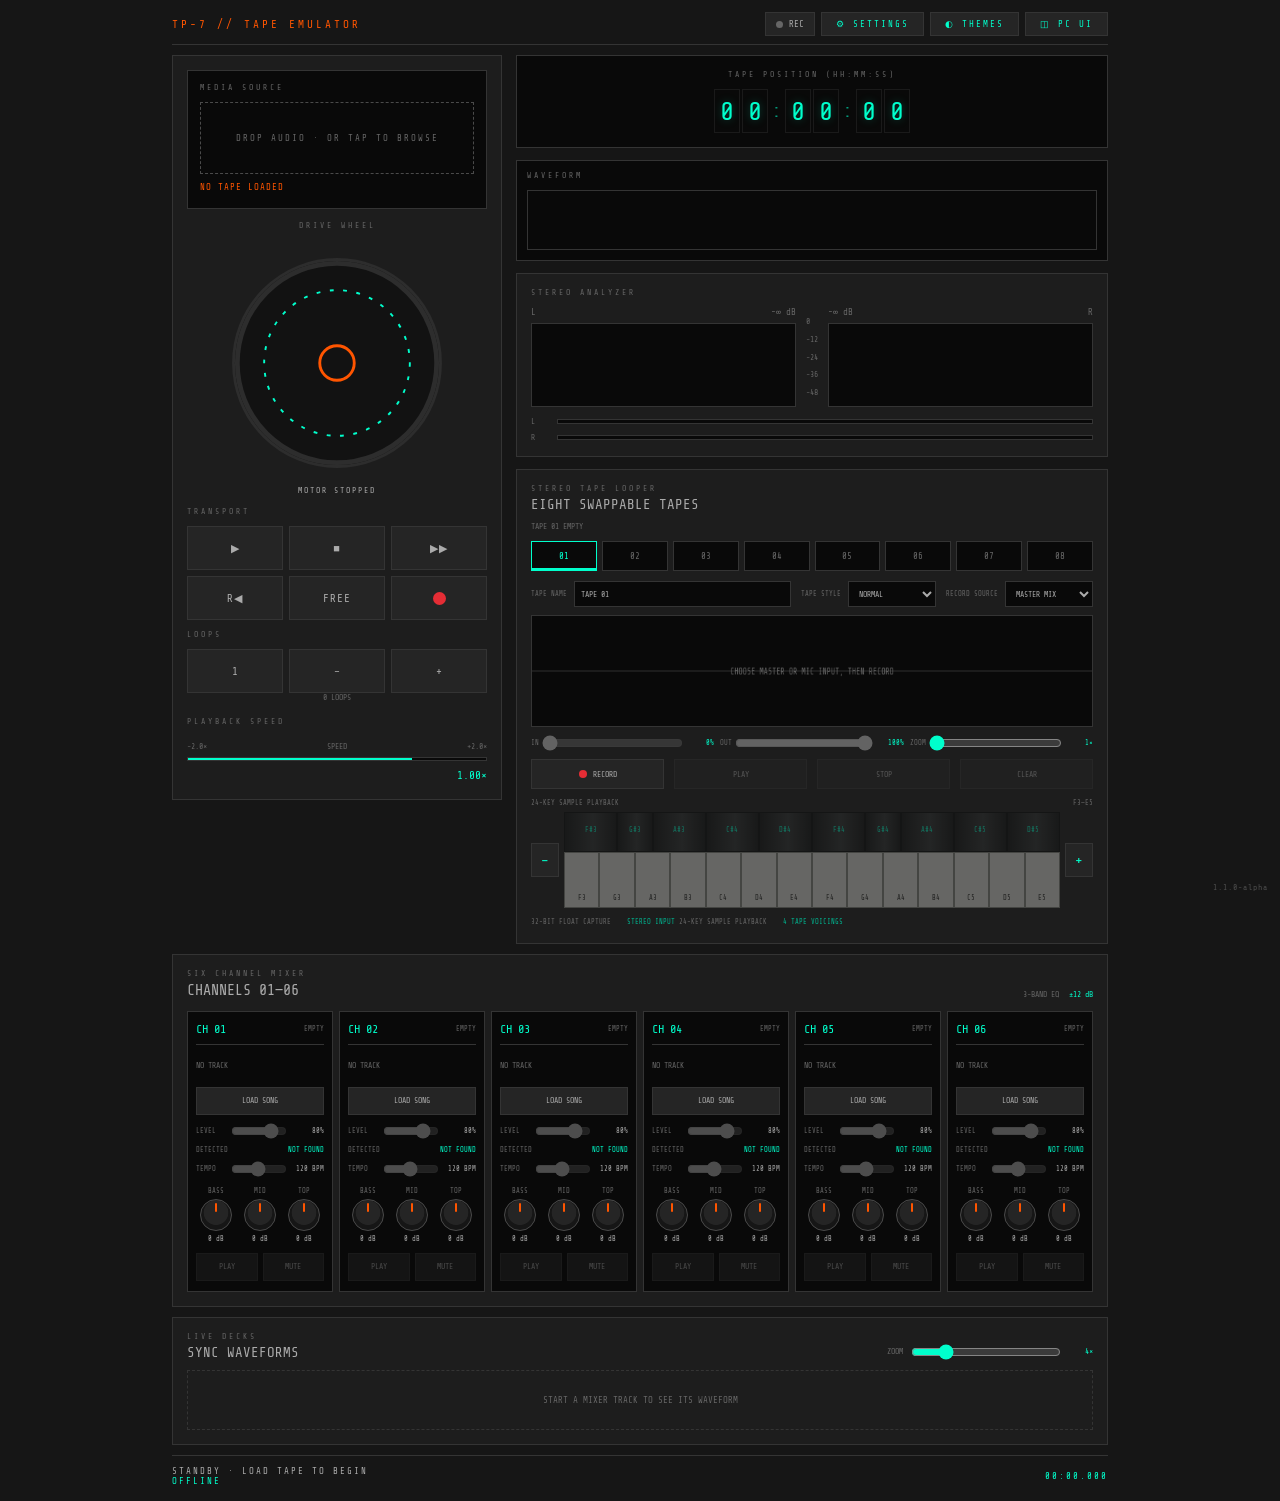
<file: index.html>
<!DOCTYPE html>
<html lang="en">

<head>

    <meta charset="UTF-8">

    <meta
        name="viewport"
        content="width=device-width, initial-scale=1.0, maximum-scale=1.0">

    <title>TP-7 Tape Emulator</title>

    <!-- Fonts -->

    <link rel="preconnect"
          href="https://fonts.googleapis.com">

    <link rel="preconnect"
          href="https://fonts.gstatic.com"
          crossorigin>

    <link
        href="https://fonts.googleapis.com/css2?family=Rajdhani:wght@300;400;600&family=Share+Tech+Mono&display=swap"
        rel="stylesheet">

    <link
        rel="stylesheet"
        href="style.css">

</head>

<body>

<div id="app">

    <div id="version-label">1.1.0-alpha</div>

    <!-- ========================================================= -->
    <!-- TOP BAR -->
    <!-- ========================================================= -->

    <header id="topbar">

        <div id="brand">

            TP-7 // TAPE EMULATOR

        </div>

        <div id="topbar-actions">
            <button id="record-session" class="record-session-button" type="button" aria-label="Start session recording" aria-pressed="false" title="Start session recording">
                <span class="record-indicator"></span> REC
            </button>
            <button id="settings-toggle" aria-expanded="false" aria-controls="settings-panel">
                ⚙ SETTINGS
            </button>

            <button id="themes-toggle" aria-expanded="false" aria-controls="themes-panel">
                ◐ THEMES
            </button>

            <button id="layout-toggle">
                ◫ PC UI
            </button>
        </div>

    </header>

    <section id="settings-panel" hidden>
        <div class="settings-title">TRANSPORT BUTTONS</div>
        <div class="settings-options" role="group" aria-label="Transport button behavior">
            <button id="mode-toggle" class="settings-option active" type="button">TOGGLE</button>
            <button id="mode-hold" class="settings-option" type="button">HOLD</button>
        </div>
        <div class="settings-title recording-folder-title">MICROPHONE INPUT</div>
        <label class="microphone-select-control" for="microphone-select">
            <span>INPUT DEVICE</span>
            <select id="microphone-select" aria-label="Select microphone">
                <option value="default">DEFAULT MICROPHONE</option>
            </select>
        </label>
        <div class="settings-title recording-folder-title">RECORDING DIRECTORY</div>
        <div class="recording-folder-control">
            <span id="recording-folder-name">BROWSER DOWNLOADS</span>
            <button id="choose-recording-folder" class="settings-option" type="button">CHANGE</button>
        </div>
        <div id="recording-status" aria-live="polite"></div>
    </section>

    <section id="themes-panel" hidden>
        <div class="settings-title">THEME PRESETS</div>
        <div id="theme-presets" class="settings-options" role="group" aria-label="Theme presets">
            <button class="settings-option theme-option active" type="button" data-theme="normal">NORMAL</button>
            <button class="settings-option theme-option" type="button" data-theme="simple-light">SIMPLE LIGHT</button>
            <button class="settings-option theme-option" type="button" data-theme="simple-dark">SIMPLE DARK</button>
        </div>
        <div class="settings-title theme-custom-title">CUSTOM COLORS</div>
        <div id="theme-colors">
            <label class="color-control">
                <span>BACKGROUND</span>
                <input id="color-bg" type="color" value="#161616">
            </label>
            <label class="color-control">
                <span>PANELS</span>
                <input id="color-panel" type="color" value="#1d1d1d">
            </label>
            <label class="color-control">
                <span>ACCENT</span>
                <input id="color-accent" type="color" value="#ff5500">
            </label>
            <label class="color-control">
                <span>HIGHLIGHT</span>
                <input id="color-cyan" type="color" value="#00ffcc">
            </label>
            <label class="color-control">
                <span>GLOW</span>
                <input id="color-gradient" type="color" value="#ff5500">
            </label>
            <label class="color-control">
                <span>TIMER FADE</span>
                <input id="color-timer-gradient" type="color" value="#090909">
            </label>
        </div>
        <label class="gradient-toggle">
            <input id="gradient-toggle" type="checkbox" checked>
            <span>ENABLE GRADIENTS</span>
        </label>
    </section>


    <!-- ========================================================= -->
    <!-- MAIN -->
    <!-- ========================================================= -->

    <main
        id="main-container"
        class="pc">


        <!-- ===================================================== -->
        <!-- LEFT PANEL -->
        <!-- ===================================================== -->

        <section
            id="left-panel"
            class="panel">


            <!-- Upload -->

            <section id="upload-panel">

                <div class="section-label">

                    MEDIA SOURCE

                </div>

                <div id="drop-zone">

                    <div id="drop-text">

                        DROP AUDIO · OR TAP TO BROWSE

                    </div>

                </div>

                <div id="tape-name">

                    NO TAPE LOADED

                </div>

                <input
                    id="file-input"
                    type="file"
                    accept="audio/*"
                    hidden>

            </section>


            <!-- Wheel -->

            <section id="wheel-panel">

                <div class="section-label">

                    DRIVE WHEEL

                </div>

                <div id="wheel-outer">

                    <svg
                        id="wheel-svg"
                        viewBox="0 0 240 240"
                        xmlns="http://www.w3.org/2000/svg">

                        <g id="wheel-art"></g>

                    </svg>

                </div>

                <div id="wheel-status">

                    MOTOR STOPPED

                </div>

            </section>


            <!-- Controls -->

            <section id="controls-panel">

                <div class="section-label">

                    TRANSPORT

                </div>

                <div id="button-grid">

                    <button
                        id="btn-play"
                        class="control-button"
                        type="button"
                        aria-label="Play tape"
                        title="Play tape">

                        ▶

                    </button>

                    <button
                        id="btn-pause"
                        class="control-button"
                        type="button"
                        aria-label="Pause tape"
                        title="Pause tape">

                        ■

                    </button>

                    <button
                        id="btn-ffwd"
                        class="control-button"
                        type="button"
                        aria-label="Fast forward"
                        title="Fast forward">

                        ▶▶

                    </button>

                    <button
                        id="btn-rewind"
                        class="control-button"
                        type="button"
                        aria-label="Rewind"
                        title="Rewind">

                        R◀

                    </button>

                    <button
                        id="btn-free"
                        class="control-button"
                        type="button"
                        aria-label="Toggle free spin"
                        title="Toggle free spin">

                        FREE

                    </button>

                    <button
                        id="btn-mic-record"
                        class="control-button mic-record-button"
                        type="button"
                        aria-label="Start microphone recording"
                        aria-pressed="false"
                        title="Record from selected microphone">
                        <span class="mic-record-dot"></span>
                    </button>

                </div>

                <div class="section-label loop-label">LOOPS</div>

                <div id="loop-controls">

                    <button id="btn-loop-record" class="control-button" aria-label="Hold to record a loop" title="Hold to record a loop">1</button>
                    <button id="btn-loop-previous" class="control-button" type="button" aria-label="Play previous loop" title="Play previous loop">−</button>
                    <button id="btn-loop-next" class="control-button" type="button" aria-label="Play next loop" title="Play next loop">+</button>

                </div>

                <div id="loop-status" aria-live="polite">0 LOOPS</div>

            </section>


            <!-- Speed -->

            <section id="speed-panel">

                <div class="section-label">

                    PLAYBACK SPEED

                </div>

                <div id="speed-labels">

                    <span>-2.0×</span>

                    <span>SPEED</span>

                    <span>+2.0×</span>

                </div>

                <div id="speed-track">

                    <div id="speed-fill"></div>

                </div>

                <div id="wheel-speed">

                    0.00×

                </div>

            </section>

        </section>
                <!-- ===================================================== -->
        <!-- RIGHT PANEL -->
        <!-- ===================================================== -->

        <section id="right-panel">


            <!-- Odometer -->

            <section id="clock-panel" class="panel">

                <div class="section-label">

                    TAPE POSITION (HH:MM:SS)

                </div>

                <div id="odometer"></div>

            </section>


            <!-- Waveform -->

            <section id="wave-panel" class="panel">

                <div class="section-label">

                    WAVEFORM

                </div>

                <canvas
                    id="wave-canvas"
                    width="600"
                    height="60">
                </canvas>

            </section>


            <!-- Stereo Analyzer -->

            <section id="analyzer-panel" class="panel">

                <div class="section-label">

                    STEREO ANALYZER

                </div>

                <div id="analyzer-row">

                    <div class="channel">

                        <div class="channel-header">

                            <span>L</span>

                            <span id="peak-left">

                                -∞ dB

                            </span>

                        </div>

                        <canvas
                            id="canvas-left"
                            width="256"
                            height="80">
                        </canvas>

                    </div>


                    <div id="db-scale">

                        <span>0</span>
                        <span>-12</span>
                        <span>-24</span>
                        <span>-36</span>
                        <span>-48</span>

                    </div>


                    <div class="channel">

                        <div class="channel-header">

                            <span id="peak-right">

                                -∞ dB

                            </span>

                            <span>R</span>

                        </div>

                        <canvas
                            id="canvas-right"
                            width="256"
                            height="80">
                        </canvas>

                    </div>

                </div>


                <div id="loudness-meters">

                    <div class="loudness-row">
                        <span class="loudness-label">L</span>
                        <div class="loudness-track">
                            <div id="loudness-left" class="loudness-fill"></div>
                        </div>
                    </div>

                    <div class="loudness-row">
                        <span class="loudness-label">R</span>
                        <div class="loudness-track">
                            <div id="loudness-right" class="loudness-fill"></div>
                        </div>
                    </div>

                </div>

            </section>

            <section id="looper-panel" class="panel" aria-labelledby="looper-title">
                <div class="looper-heading">
                    <div>
                        <div class="section-label">STEREO TAPE LOOPER</div>
                        <h2 id="looper-title">EIGHT SWAPPABLE TAPES</h2>
                    </div>
                    <div id="looper-status" aria-live="polite">SELECT A TAPE</div>
                </div>
                <div id="looper-slots" role="group" aria-label="Looper tape slots">
                    <button type="button" class="looper-slot selected" data-slot="0" aria-label="Select tape 1">01</button>
                    <button type="button" class="looper-slot" data-slot="1" aria-label="Select tape 2">02</button>
                    <button type="button" class="looper-slot" data-slot="2" aria-label="Select tape 3">03</button>
                    <button type="button" class="looper-slot" data-slot="3" aria-label="Select tape 4">04</button>
                    <button type="button" class="looper-slot" data-slot="4" aria-label="Select tape 5">05</button>
                    <button type="button" class="looper-slot" data-slot="5" aria-label="Select tape 6">06</button>
                    <button type="button" class="looper-slot" data-slot="6" aria-label="Select tape 7">07</button>
                    <button type="button" class="looper-slot" data-slot="7" aria-label="Select tape 8">08</button>
                </div>
                <div class="looper-tape-meta">
                    <label class="looper-name-control">
                        <span>TAPE NAME</span>
                        <input id="looper-tape-name" type="text" maxlength="32" value="TAPE 01" aria-label="Tape name">
                    </label>
                    <label class="looper-style-control">
                        <span>TAPE STYLE</span>
                        <select id="looper-style" aria-label="Tape style">
                            <option value="normal">NORMAL</option>
                            <option value="warm">WARM</option>
                            <option value="chrome">CHROME</option>
                            <option value="worn">WORN</option>
                        </select>
                    </label>
                    <label class="looper-source-control">
                        <span>RECORD SOURCE</span>
                        <select id="looper-source" aria-label="Looper recording source">
                            <option value="master">MASTER MIX</option>
                            <option value="microphone">MIC INPUT</option>
                        </select>
                    </label>
                </div>
                <canvas id="looper-waveform" width="800" height="128" aria-label="Selected stereo tape waveform"></canvas>
                <div class="looper-edit-controls">
                    <label><span>IN</span><input id="looper-trim-in" type="range" min="0" max="99" value="0" aria-label="Loop start point"><output id="looper-trim-in-value">0%</output></label>
                    <label><span>OUT</span><input id="looper-trim-out" type="range" min="1" max="100" value="100" aria-label="Loop end point"><output id="looper-trim-out-value">100%</output></label>
                    <label class="looper-zoom-control"><span>ZOOM</span><input id="looper-zoom" type="range" min="1" max="12" value="1" aria-label="Tape edit zoom"><output id="looper-zoom-value">1×</output></label>
                </div>
                <div class="looper-transport">
                    <button id="looper-record" type="button" aria-label="Start recording to selected tape" title="Record stereo master to selected tape"><span aria-hidden="true"></span> RECORD</button>
                    <button id="looper-play" type="button" aria-label="Play selected tape" disabled>PLAY</button>
                    <button id="looper-stop" type="button" aria-label="Stop recording or playback" disabled>STOP</button>
                    <button id="looper-clear" type="button" aria-label="Clear selected tape" disabled>CLEAR</button>
                </div>
                <div class="looper-keyboard-heading">
                    <span>24-KEY SAMPLE PLAYBACK</span>
                    <span id="looper-keyboard-note">F3—E5</span>
                </div>
                <div class="looper-keyboard-wrap">
                    <button id="looper-octave-down" class="looper-octave-button" type="button" aria-label="Octave down" title="Octave down">−</button>
                    <div id="looper-keyboard" role="group" aria-label="24 key sample keyboard"></div>
                    <button id="looper-octave-up" class="looper-octave-button" type="button" aria-label="Octave up" title="Octave up">+</button>
                </div>
                <div class="looper-feature-line">32-BIT FLOAT CAPTURE <span>STEREO INPUT</span> 24-KEY SAMPLE PLAYBACK <span>4 TAPE VOICINGS</span></div>
            </section>

        </section>

    </main>

    <section id="mixer-panel" class="panel" aria-labelledby="mixer-title">
        <div class="mixer-heading">
            <div>
                <div class="section-label">SIX CHANNEL MIXER</div>
                <h1 id="mixer-title">CHANNELS 01—06</h1>
            </div>
            <div class="mixer-master-label">3-BAND EQ <span>±12 dB</span></div>
        </div>
        <div class="mixer-scroll">
            <div id="mixer-channels" aria-label="Mixer channels"></div>
        </div>
    </section>

    <section id="dj-wave-panel" class="panel" aria-labelledby="dj-wave-title">
        <div class="dj-wave-heading">
            <div>
                <div class="section-label">LIVE DECKS</div>
                <h2 id="dj-wave-title">SYNC WAVEFORMS</h2>
            </div>
            <label class="dj-zoom-control">
                <span>ZOOM</span>
                <input id="dj-wave-zoom" type="range" min="1" max="16" value="4" aria-label="Waveform zoom">
                <output id="dj-wave-zoom-value">4×</output>
            </label>
        </div>
        <div id="dj-wave-empty">START A MIXER TRACK TO SEE ITS WAVEFORM</div>
        <div id="dj-wave-tracks" aria-label="Playing track waveforms"></div>
    </section>


    <!-- ========================================================= -->
    <!-- STATUS BAR -->
    <!-- ========================================================= -->

    <footer id="status-bar">

        <div id="status-left">

            <div
                id="status-message"
                class="status-item">

                STANDBY

            </div>

            <div
                id="status-mode"
                class="status-item">

                OFFLINE

            </div>

        </div>


        <div id="status-right">

            <div
                id="time-display"
                class="status-item">

                00:00.000

            </div>

        </div>

    </footer>

</div>


<script src="lame.min.js"></script>
<script type="module" src="main.js"></script>

</body>

</html>
</file>
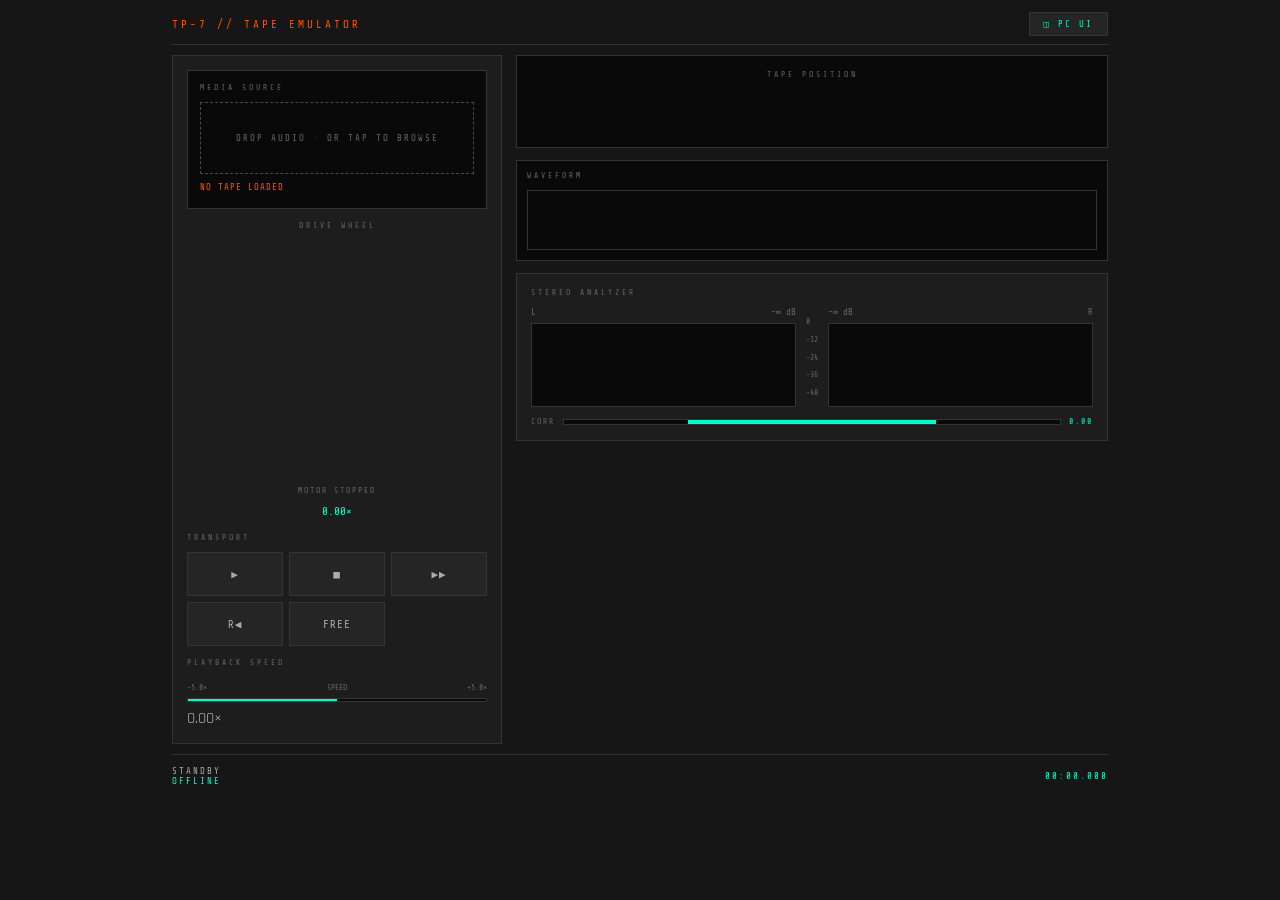
<file: new index.html>
<!DOCTYPE html>
<html lang="en">

<head>

    <meta charset="UTF-8">

    <meta
        name="viewport"
        content="width=device-width, initial-scale=1.0, maximum-scale=1.0">

    <title>TP-7 Tape Emulator</title>

    <!-- Fonts -->

    <link rel="preconnect"
          href="https://fonts.googleapis.com">

    <link rel="preconnect"
          href="https://fonts.gstatic.com"
          crossorigin>

    <link
        href="https://fonts.googleapis.com/css2?family=Rajdhani:wght@300;400;600&family=Share+Tech+Mono&display=swap"
        rel="stylesheet">

    <link
        rel="stylesheet"
        href="style.css">

</head>

<body>

<div id="app">

    <!-- ========================================================= -->
    <!-- TOP BAR -->
    <!-- ========================================================= -->

    <header id="topbar">

        <div id="brand">

            TP-7 // TAPE EMULATOR

        </div>

        <button id="layout-toggle">

            ◫ PC UI

        </button>

    </header>


    <!-- ========================================================= -->
    <!-- MAIN -->
    <!-- ========================================================= -->

    <main
        id="main-container"
        class="pc">


        <!-- ===================================================== -->
        <!-- LEFT PANEL -->
        <!-- ===================================================== -->

        <section
            id="left-panel"
            class="panel">


            <!-- Upload -->

            <section id="upload-panel">

                <div class="section-label">

                    MEDIA SOURCE

                </div>

                <div id="drop-zone">

                    <div id="drop-text">

                        DROP AUDIO · OR TAP TO BROWSE

                    </div>

                </div>

                <div id="tape-name">

                    NO TAPE LOADED

                </div>

                <input
                    id="file-input"
                    type="file"
                    accept="audio/*"
                    hidden>

            </section>


            <!-- Wheel -->

            <section id="wheel-panel">

                <div class="section-label">

                    DRIVE WHEEL

                </div>

                <div id="wheel-outer">

                    <svg
                        id="wheel-svg"
                        viewBox="0 0 240 240"
                        xmlns="http://www.w3.org/2000/svg">

                        <g id="wheel-art"></g>

                    </svg>

                </div>

                <div id="wheel-status">

                    MOTOR STOPPED

                </div>

                <div id="wheel-speed">

                    0.00×

                </div>

            </section>


            <!-- Controls -->

            <section id="controls-panel">

                <div class="section-label">

                    TRANSPORT

                </div>

                <div id="button-grid">

                    <button
                        id="btn-play"
                        class="control-button">

                        ▶

                    </button>

                    <button
                        id="btn-pause"
                        class="control-button">

                        ■

                    </button>

                    <button
                        id="btn-ffwd"
                        class="control-button">

                        ▶▶

                    </button>

                    <button
                        id="btn-rewind"
                        class="control-button">

                        R◀

                    </button>

                    <button
                        id="btn-free"
                        class="control-button">

                        FREE

                    </button>

                </div>

            </section>


            <!-- Speed -->

            <section id="speed-panel">

                <div class="section-label">

                    PLAYBACK SPEED

                </div>

                <div id="speed-labels">

                    <span>-5.0×</span>

                    <span>SPEED</span>

                    <span>+5.0×</span>

                </div>

                <div id="speed-track">

                    <div id="speed-fill"></div>

                </div>

                <div id="speed-value">

                    0.00×

                </div>

            </section>

        </section>
                <!-- ===================================================== -->
        <!-- RIGHT PANEL -->
        <!-- ===================================================== -->

        <section id="right-panel">


            <!-- Odometer -->

            <section id="clock-panel" class="panel">

                <div class="section-label">

                    TAPE POSITION

                </div>

                <div id="odometer"></div>

            </section>


            <!-- Waveform -->

            <section id="wave-panel" class="panel">

                <div class="section-label">

                    WAVEFORM

                </div>

                <canvas
                    id="wave-canvas"
                    width="600"
                    height="60">
                </canvas>

            </section>


            <!-- Stereo Analyzer -->

            <section id="analyzer-panel" class="panel">

                <div class="section-label">

                    STEREO ANALYZER

                </div>

                <div id="analyzer-row">

                    <div class="channel">

                        <div class="channel-header">

                            <span>L</span>

                            <span id="peak-left">

                                -∞ dB

                            </span>

                        </div>

                        <canvas
                            id="canvas-left"
                            width="256"
                            height="80">
                        </canvas>

                    </div>


                    <div id="db-scale">

                        <span>0</span>
                        <span>-12</span>
                        <span>-24</span>
                        <span>-36</span>
                        <span>-48</span>

                    </div>


                    <div class="channel">

                        <div class="channel-header">

                            <span id="peak-right">

                                -∞ dB

                            </span>

                            <span>R</span>

                        </div>

                        <canvas
                            id="canvas-right"
                            width="256"
                            height="80">
                        </canvas>

                    </div>

                </div>


                <div id="correlation">

                    <span>CORR</span>

                    <div id="corr-track">

                        <div id="corr-fill"></div>

                    </div>

                    <span id="corr-value">

                        0.00

                    </span>

                </div>

            </section>

        </section>

    </main>


    <!-- ========================================================= -->
    <!-- STATUS BAR -->
    <!-- ========================================================= -->

    <footer id="status-bar">

        <div id="status-left">

            <div
                id="status-message"
                class="status-item">

                STANDBY

            </div>

            <div
                id="status-mode"
                class="status-item">

                OFFLINE

            </div>

        </div>


        <div id="status-right">

            <div
                id="time-display"
                class="status-item">

                00:00.000

            </div>

        </div>

    </footer>

</div>


<script type="module" src="main.js"></script>

</body>

</html>
</file>
<file: style.css>
﻿:root {
    --bg: #161616;
    --bg2: #1d1d1d;
    --bg3: #252525;
    --panel: #1d1d1d;
    --border: #343434;
    --border-light: #4a4a4a;
    --text: #ababab;
    --text-dim: #666666;
    --accent: #ff5500;
    --cyan: #00ffcc;
    --cyan-dark: #00b38f;
    --black: #090909;
    --button-hover: #1b2b28;
    --wheel-line: #4a4a4a;
    --wheel-ring: #2d2d2d;
    --wheel-hub: #121212;
    --wheel-hub-border: var(--accent);
    --input-border: #1a1a1a;
    --gradient-accent: #ff5500;
    --timer-gradient: #090909;
    --accent-glow: color-mix(in srgb, var(--gradient-accent) 35%, transparent);
    --wheel-glow: color-mix(in srgb, var(--gradient-accent) 45%, transparent);
    --cyan-glow: color-mix(in srgb, var(--cyan) 25%, transparent);
    --transition: .15s ease;
    --mono: "Share Tech Mono", monospace;
    --ui: "Rajdhani", sans-serif;
}

body[data-theme="simple-light"] {
    --bg: #e3e3e3;
    --bg2: #eeeeee;
    --bg3: #d4d4d4;
    --panel: #ededed;
    --border: #b9b9b9;
    --border-light: #969696;
    --text: #303030;
    --text-dim: #707070;
    --accent: #555555;
    --cyan: #68757a;
    --cyan-dark: #59666b;
    --black: #f5f5f5;
    --button-hover: #d0d0d0;
    --wheel-line: #8d8d8d;
    --wheel-ring: #c2c2c2;
    --wheel-hub: #ededed;
    --input-border: #b0b0b0;
    --gradient-accent: #555555;
    --timer-gradient: #f5f5f5;
}

body[data-theme="simple-dark"] {
    --bg: #161616;
    --bg2: #1d1d1d;
    --bg3: #252525;
    --panel: #202020;
    --border: #373737;
    --border-light: #505050;
    --text: #b3b3b3;
    --text-dim: #727272;
    --accent: #a0a0a0;
    --cyan: #c0c0c0;
    --cyan-dark: #929292;
    --black: #101010;
    --button-hover: #303030;
    --wheel-line: #696969;
    --wheel-ring: #3e3e3e;
    --wheel-hub: #1b1b1b;
    --input-border: #303030;
    --gradient-accent: #a0a0a0;
    --timer-gradient: #101010;
}

body[data-theme="custom"] {
    --button-hover: color-mix(in srgb, var(--panel) 75%, var(--cyan));
}

body.no-gradients {
    --accent-glow: transparent;
    --wheel-glow: transparent;
    --cyan-glow: transparent;
    --timer-gradient: transparent;
}

*, *::before, *::after {
    box-sizing: border-box;
    margin: 0;
    padding: 0;
}

html, body {
    width: 100%;
    min-height: 100%;
    background: var(--bg);
    color: var(--text);
    font-family: var(--ui);
    overflow-x: hidden;
    user-select: none;
    -webkit-user-select: none;
    -webkit-tap-highlight-color: transparent;
}

body {
    display: flex;
    justify-content: center;
}

#version-label {
    position: fixed;
    right: 12px;
    bottom: 8px;
    z-index: 10;
    color: var(--text-dim);
    font-family: var(--mono);
    font-size: 8px;
    letter-spacing: 1px;
    opacity: 0.7;
    pointer-events: none;
}

#app {
    width: 100%;
    max-width: 960px;
    padding: 12px;
    display: flex;
    flex-direction: column;
    gap: 10px;
}

#topbar {
    display: flex;
    align-items: center;
    justify-content: space-between;
    border-bottom: 1px solid var(--border);
    padding-bottom: 8px;
}

#topbar-actions {
    display: flex;
    align-items: center;
    gap: 6px;
}

.record-session-button {
    display: inline-flex;
    align-items: center;
    gap: 6px;
    padding: 6px 10px;
    border: 1px solid var(--border);
    background: var(--bg3);
    color: var(--text);
    cursor: pointer;
    font-family: var(--mono);
    font-size: 9px;
}

.record-indicator {
    width: 7px;
    height: 7px;
    border-radius: 50%;
    background: var(--text-dim);
}

.record-session-button[aria-pressed="true"] {
    border-color: var(--accent);
    color: var(--accent);
}

.record-session-button[aria-pressed="true"] .record-indicator {
    background: var(--accent);
    box-shadow: 0 0 8px var(--accent-glow);
    animation: record-pulse 1s ease-in-out infinite;
}

@keyframes record-pulse {
    50% { opacity: 0.35; }
}

#brand {
    font-family: var(--mono);
    font-size: 11px;
    letter-spacing: 3px;
    color: var(--accent);
    text-transform: uppercase;
}

#layout-toggle,
#settings-toggle,
#themes-toggle {
    background: var(--bg3);
    border: 1px solid var(--border);
    color: var(--cyan);
    cursor: pointer;
    padding: 6px 14px;
    font-family: var(--mono);
    font-size: 9px;
    letter-spacing: 2px;
    transition: var(--transition);
}

#layout-toggle:hover,
#settings-toggle:hover,
#themes-toggle:hover,
#settings-toggle[aria-expanded="true"],
#themes-toggle[aria-expanded="true"] {
    border-color: var(--cyan);
    background: var(--button-hover);
}

#settings-panel {
    align-self: flex-end;
    width: 196px;
    padding: 10px;
    background: var(--black);
    border: 1px solid var(--border);
}

#themes-panel {
    align-self: flex-end;
    width: 236px;
    padding: 10px;
    background: var(--black);
    border: 1px solid var(--border);
}

.theme-custom-title {
    margin-top: 12px;
}

#theme-presets {
    grid-template-columns: 1fr;
}

#theme-colors {
    display: grid;
    grid-template-columns: 1fr 1fr;
    gap: 6px;
}

.color-control {
    display: flex;
    align-items: center;
    justify-content: space-between;
    gap: 6px;
    color: var(--text);
    font-family: var(--mono);
    font-size: 8px;
    letter-spacing: 1px;
}

.color-control input {
    width: 28px;
    height: 20px;
    padding: 0;
    border: 1px solid var(--border);
    background: var(--bg3);
    cursor: pointer;
}

.settings-title {
    margin-bottom: 8px;
    color: var(--text-dim);
    font-family: var(--mono);
    font-size: 8px;
    letter-spacing: 2px;
}

.settings-options {
    display: grid;
    grid-template-columns: 1fr 1fr;
    gap: 5px;
}

.settings-option {
    padding: 7px 4px;
    background: var(--bg3);
    border: 1px solid var(--border);
    color: var(--text);
    cursor: pointer;
    font-family: var(--mono);
    font-size: 8px;
    letter-spacing: 1px;
}

.settings-option.active {
    border-color: var(--cyan);
    color: var(--cyan);
}

.recording-folder-title {
    margin-top: 12px;
}

.recording-folder-control {
    display: grid;
    grid-template-columns: minmax(0, 1fr) auto;
    align-items: center;
    gap: 8px;
}

.microphone-select-control {
    display: flex;
    flex-direction: column;
    gap: 5px;
    color: var(--text-dim);
    font-family: var(--mono);
    font-size: 8px;
}

#microphone-select {
    width: 100%;
    padding: 6px;
    border: 1px solid var(--border);
    background: var(--bg3);
    color: var(--text);
    font-family: var(--mono);
    font-size: 8px;
}

#recording-folder-name {
    overflow: hidden;
    color: var(--cyan);
    font-family: var(--mono);
    font-size: 8px;
    text-overflow: ellipsis;
    white-space: nowrap;
}

#recording-status {
    min-height: 12px;
    margin-top: 6px;
    color: var(--text-dim);
    font-family: var(--mono);
    font-size: 7px;
}

#main-container {
    display: flex;
    gap: 14px;
    width: 100%;
}

#main-container.pc {
    flex-direction: row;
    align-items: flex-start;
}

#main-container.mobile {
    flex-direction: column;
    align-items: center;
}

#left-panel {
    width: 330px;
    display: flex;
    flex-direction: column;
    gap: 12px;
}

#right-panel {
    flex: 1;
    min-width: 0;
    display: flex;
    flex-direction: column;
    gap: 12px;
}

#looper-panel {
    width: 100%;
    min-width: 0;
    background: var(--panel);
}

.looper-heading,
.looper-tape-meta,
.looper-transport {
    display: flex;
    align-items: center;
    justify-content: space-between;
    gap: 10px;
}

.looper-heading {
    align-items: flex-start;
    flex-direction: column;
    margin-bottom: 10px;
}

.looper-heading .section-label {
    margin-bottom: 4px;
}

#looper-title {
    color: var(--text);
    font-family: var(--mono);
    font-size: 14px;
    font-weight: 400;
}

#looper-status {
    max-width: 100%;
    color: var(--text-dim);
    font-family: var(--mono);
    font-size: 8px;
    overflow-wrap: anywhere;
    text-align: left;
}

#looper-slots {
    display: grid;
    grid-template-columns: repeat(8, minmax(28px, 1fr));
    gap: 5px;
    margin-bottom: 10px;
}

.looper-slot {
    min-width: 0;
    height: 30px;
    border: 1px solid var(--border);
    background: var(--black);
    color: var(--text-dim);
    cursor: pointer;
    font-family: var(--mono);
    font-size: 9px;
}

.looper-slot.has-tape {
    color: var(--text);
    border-color: var(--border-light);
}

.looper-slot.selected {
    border-color: var(--cyan);
    color: var(--cyan);
    box-shadow: inset 0 -2px var(--cyan);
}

.looper-slot.recording {
    border-color: var(--accent);
    color: var(--accent);
}

.looper-tape-meta {
    justify-content: flex-start;
    margin-bottom: 8px;
}

.looper-name-control,
.looper-style-control,
.looper-source-control {
    display: flex;
    align-items: center;
    gap: 7px;
    color: var(--text-dim);
    font-family: var(--mono);
    font-size: 7px;
}

.looper-name-control {
    flex: 1;
}

.looper-name-control input,
.looper-style-control select,
.looper-source-control select {
    min-width: 0;
    height: 26px;
    padding: 4px 6px;
    border: 1px solid var(--border);
    border-radius: 0;
    background: var(--black);
    color: var(--text);
    font-family: var(--mono);
    font-size: 8px;
}

.looper-name-control input {
    flex: 1;
}

.looper-style-control select,
.looper-source-control select {
    min-width: 88px;
}

#looper-waveform {
    display: block;
    width: 100%;
    height: 112px;
    border: 1px solid var(--border);
    background: var(--black);
}

.looper-edit-controls {
    display: grid;
    grid-template-columns: repeat(3, minmax(0, 1fr));
    gap: 6px;
    margin: 8px 0;
}

.looper-edit-controls label {
    display: grid;
    grid-template-columns: auto minmax(0, 1fr) 28px;
    align-items: center;
    gap: 3px;
    color: var(--text-dim);
    font-family: var(--mono);
    font-size: 7px;
}

.looper-edit-controls input {
    width: 100%;
    min-width: 0;
    accent-color: var(--cyan);
}

.looper-edit-controls output {
    color: var(--cyan);
    text-align: right;
}

.looper-transport {
    justify-content: flex-start;
}

.looper-transport button {
    display: inline-flex;
    align-items: center;
    justify-content: center;
    gap: 6px;
    min-width: 0;
    flex: 1;
    height: 30px;
    padding: 0 9px;
    border: 1px solid var(--border);
    background: var(--bg3);
    color: var(--text);
    cursor: pointer;
    font-family: var(--mono);
    font-size: 8px;
}

.looper-transport button:hover:not(:disabled) {
    border-color: var(--cyan);
    color: var(--cyan);
}

.looper-transport button:disabled,
.looper-edit-controls input:disabled {
    cursor: not-allowed;
    opacity: 0.4;
}

#looper-record span {
    width: 8px;
    height: 8px;
    border-radius: 50%;
    background: #e52d35;
}

#looper-record[aria-pressed="true"] {
    border-color: #e52d35;
    color: #e52d35;
}

#looper-record[aria-pressed="true"] span {
    animation: record-pulse 0.9s ease-in-out infinite;
}

.looper-keyboard-heading {
    display: flex;
    align-items: center;
    justify-content: space-between;
    gap: 8px;
    margin: 10px 0 5px;
    color: var(--text-dim);
    font-family: var(--mono);
    font-size: 7px;
}

#looper-keyboard {
    display: grid;
    grid-template-rows: 40px 56px;
    height: 96px;
    min-width: 0;
    user-select: none;
    touch-action: manipulation;
}

.looper-white-keys {
    position: relative;
    z-index: 0;
    grid-row: 2;
    display: grid;
    width: 100%;
    height: 100%;
    grid-template-columns: repeat(14, minmax(0, 1fr));
}

.looper-black-keys {
    position: relative;
    z-index: 4;
    grid-row: 1;
    pointer-events: none;
}

.looper-keyboard-wrap {
    display: grid;
    grid-template-columns: 28px minmax(0, 1fr) 28px;
    align-items: stretch;
    gap: 5px;
}

.looper-octave-button {
    align-self: center;
    width: 28px;
    height: 34px;
    border: 1px solid var(--border);
    background: var(--bg3);
    color: var(--cyan);
    cursor: pointer;
    font-family: var(--mono);
    font-size: 14px;
}

.looper-octave-button:disabled {
    color: var(--text-dim);
    cursor: not-allowed;
    opacity: 0.4;
}

.looper-key {
    min-width: 0;
    border: 1px solid #858680;
    cursor: pointer;
    font-family: var(--mono);
    font-size: 7px;
    touch-action: manipulation;
}

.looper-key.white-key {
    display: flex;
    align-items: flex-end;
    justify-content: center;
    height: 100%;
    padding: 0 0 5px;
    background: #deded8;
    color: #252624;
}

.looper-key.black-key {
    position: absolute;
    top: 0;
    z-index: 4;
    height: 100%;
    padding: 0 1px 4px;
    border-color: #080909;
    background: linear-gradient(90deg, #111313, #303333 55%, #121414);
    color: var(--cyan);
    pointer-events: auto;
}

.looper-key:active,
.looper-key.active {
    background: var(--cyan);
    border-color: var(--cyan);
    color: var(--black);
    transform: translateY(1px);
}

.looper-key:disabled {
    cursor: not-allowed;
    opacity: 0.38;
}

#looper-play.playing {
    border-color: var(--cyan);
    color: var(--cyan);
}

.looper-feature-line {
    margin-top: 8px;
    color: var(--text-dim);
    font-family: var(--mono);
    font-size: 7px;
    line-height: 1.8;
}

.looper-feature-line span {
    margin-left: 12px;
    color: var(--cyan-dark);
}

#mixer-panel {
    width: 100%;
    padding: 14px;
    background: var(--panel);
}

#dj-wave-panel {
    width: 100%;
    min-width: 0;
    background: var(--panel);
}

.dj-wave-heading {
    display: flex;
    align-items: end;
    justify-content: space-between;
    gap: 16px;
    margin-bottom: 10px;
}

.dj-wave-heading .section-label {
    margin-bottom: 4px;
}

#dj-wave-title {
    color: var(--text);
    font-family: var(--mono);
    font-size: 14px;
    font-weight: 400;
}

.dj-zoom-control {
    display: grid;
    grid-template-columns: auto minmax(90px, 150px) 24px;
    align-items: center;
    gap: 8px;
    color: var(--text-dim);
    font-family: var(--mono);
    font-size: 8px;
}

.dj-zoom-control input {
    width: 100%;
    accent-color: var(--cyan);
}

.dj-zoom-control output {
    color: var(--cyan);
    text-align: right;
}

#dj-wave-empty {
    padding: 24px 10px;
    border: 1px dashed var(--border);
    color: var(--text-dim);
    font-family: var(--mono);
    font-size: 9px;
    text-align: center;
}

#dj-wave-empty[hidden] {
    display: none;
}

#dj-wave-tracks {
    display: flex;
    flex-direction: column;
    gap: 7px;
}

.dj-wave-track {
    min-width: 0;
    border: 1px solid var(--border);
    background: var(--black);
}

.dj-wave-track-label {
    display: flex;
    justify-content: space-between;
    gap: 12px;
    padding: 5px 8px;
    overflow: hidden;
    color: var(--text-dim);
    font-family: var(--mono);
    font-size: 8px;
}

.dj-wave-track-label span:first-child {
    overflow: hidden;
    text-overflow: ellipsis;
    white-space: nowrap;
}

.dj-wave-track-label span:last-child {
    flex: 0 0 auto;
    color: var(--cyan);
}

.dj-wave-canvas {
    display: block;
    width: 100%;
    height: 74px;
    cursor: grab;
    touch-action: none;
}

.dj-wave-canvas.scrubbing {
    cursor: grabbing;
}

.mixer-heading {
    display: flex;
    align-items: end;
    justify-content: space-between;
    gap: 16px;
    margin-bottom: 12px;
}

.mixer-heading .section-label {
    margin-bottom: 4px;
}

#mixer-title {
    color: var(--text);
    font-family: var(--mono);
    font-size: 15px;
    font-weight: 400;
}

.mixer-master-label {
    color: var(--text-dim);
    font-family: var(--mono);
    font-size: 8px;
    white-space: nowrap;
}

.mixer-master-label span {
    color: var(--cyan);
    margin-left: 6px;
}

.mixer-scroll {
    overflow-x: auto;
    scrollbar-color: var(--border-light) var(--black);
}

#mixer-channels {
    display: grid;
    grid-template-columns: repeat(6, minmax(130px, 1fr));
    gap: 6px;
    min-width: 816px;
}

.mixer-channel {
    min-width: 0;
    padding: 10px 8px;
    border: 1px solid var(--border);
    background: var(--black);
}

.mixer-channel-header {
    display: flex;
    align-items: center;
    justify-content: space-between;
    gap: 4px;
    padding-bottom: 8px;
    border-bottom: 1px solid var(--border);
}

.mixer-channel-number {
    color: var(--cyan);
    font-family: var(--mono);
    font-size: 12px;
}

.mixer-track-state {
    color: var(--text-dim);
    font-family: var(--mono);
    font-size: 7px;
}

.mixer-track-name {
    display: block;
    width: 100%;
    height: 28px;
    margin: 7px 0;
    overflow: hidden;
    color: var(--text-dim);
    font-family: var(--mono);
    font-size: 8px;
    line-height: 28px;
    text-overflow: ellipsis;
    white-space: nowrap;
}

.mixer-file-input {
    display: none;
}

.mixer-load-button,
.mixer-transport-button,
.mixer-mute-button {
    height: 28px;
    border: 1px solid var(--border);
    background: var(--bg3);
    color: var(--text);
    cursor: pointer;
    font-family: var(--mono);
    font-size: 8px;
    transition: border-color var(--transition), color var(--transition), background var(--transition);
}

.mixer-load-button:hover,
.mixer-transport-button:hover,
.mixer-mute-button:hover {
    border-color: var(--cyan);
    color: var(--cyan);
}

.mixer-load-button {
    width: 100%;
}

.mixer-track-controls {
    display: flex;
    flex-direction: column;
    gap: 7px;
    margin-top: 8px;
}

.mixer-range-control {
    display: grid;
    grid-template-columns: 32px minmax(0, 1fr) 34px;
    align-items: center;
    gap: 3px;
    color: var(--text-dim);
    font-family: var(--mono);
    font-size: 7px;
}

.mixer-range-control input {
    width: 100%;
    min-width: 0;
    accent-color: var(--cyan);
}

.mixer-range-control input:disabled {
    opacity: 0.35;
}

.mixer-range-control output {
    color: var(--text);
    font-size: 7px;
    text-align: right;
    white-space: nowrap;
}

.mixer-tempo-info {
    display: flex;
    align-items: center;
    justify-content: space-between;
    gap: 4px;
    color: var(--text-dim);
    font-family: var(--mono);
    font-size: 7px;
}

.mixer-detected-bpm {
    color: var(--cyan);
    text-align: right;
}

.mixer-eq {
    display: grid;
    grid-template-columns: repeat(3, minmax(0, 1fr));
    gap: 4px;
    margin: 10px 0;
}

.mixer-eq-band {
    display: flex;
    min-width: 0;
    flex-direction: column;
    align-items: center;
    gap: 4px;
}

.mixer-eq-band label {
    color: var(--text-dim);
    font-family: var(--mono);
    font-size: 7px;
}

.eq-dial {
    position: relative;
    width: 32px;
    height: 32px;
    border: 1px solid var(--border-light);
    border-radius: 50%;
    background: radial-gradient(circle at 50% 42%, var(--bg3) 0 52%, var(--bg) 55% 100%);
    cursor: ns-resize;
    touch-action: none;
}

.eq-dial:focus-visible {
    outline: 2px solid var(--cyan);
    outline-offset: 2px;
}

.eq-dial::before {
    position: absolute;
    top: 3px;
    left: 50%;
    width: 2px;
    height: 9px;
    border-radius: 2px;
    background: var(--accent);
    content: '';
    transform: translateX(-50%) rotate(var(--dial-rotation, 0deg));
    transform-origin: 50% 13px;
}

.eq-dial-value {
    color: var(--text);
    font-family: var(--mono);
    font-size: 7px;
    white-space: nowrap;
}

.mixer-actions {
    display: grid;
    grid-template-columns: 1fr 1fr;
    gap: 5px;
}

.mixer-transport-button:disabled,
.mixer-mute-button:disabled {
    cursor: not-allowed;
    opacity: 0.4;
}

.mixer-transport-button.playing {
    border-color: var(--cyan);
    color: var(--cyan);
}

.mixer-mute-button.muted {
    border-color: var(--accent);
    color: var(--accent);
}

@media (max-width: 600px) {
    .looper-edit-controls {
        grid-template-columns: 1fr;
        gap: 5px;
    }

    .looper-tape-meta {
        align-items: stretch;
        flex-direction: column;
    }

    .looper-style-control {
        justify-content: space-between;
    }

    .looper-style-control select,
    .looper-source-control select {
        flex: 1;
    }

    .looper-transport {
        display: grid;
        grid-template-columns: repeat(4, 1fr);
        gap: 5px;
    }

    .looper-transport button {
        min-width: 0;
        padding: 0 4px;
    }

    #looper-keyboard {
        height: 88px;
        grid-template-rows: 36px 52px;
    }

    .looper-keyboard-wrap {
        grid-template-columns: 24px minmax(0, 1fr) 24px;
        gap: 3px;
    }

    .looper-octave-button {
        width: 24px;
    }

    #mixer-panel {
        padding: 12px 8px;
    }

    .mixer-channel {
        padding: 9px 6px;
    }
}

.panel {
    background: var(--panel);
    border: 1px solid var(--border);
    padding: 14px;
}

.section-label {
    margin-bottom: 10px;
    font-family: var(--mono);
    font-size: 8px;
    letter-spacing: 3px;
    text-transform: uppercase;
    color: var(--text-dim);
}

#upload-panel,
#wheel-panel,
#controls-panel,
#speed-panel {
    width: 100%;
}

#upload-panel {
    background: var(--black);
    border: 1px solid var(--border);
    padding: 12px;
}

#drop-zone {
    display: flex;
    align-items: center;
    justify-content: center;
    min-height: 72px;
    border: 1px dashed var(--border-light);
    cursor: pointer;
    transition: border-color 0.18s ease, background 0.18s ease;
    padding: 12px;
}

#drop-zone:hover,
#drop-zone.drag-over {
    border-color: var(--accent);
    background: rgba(255, 85, 0, 0.08);
}

#drop-text {
    text-align: center;
    font-family: var(--mono);
    font-size: 9px;
    letter-spacing: 2px;
    color: var(--text-dim);
    text-transform: uppercase;
}

#drop-zone.loaded #drop-text {
    color: var(--cyan);
}

#tape-name {
    margin-top: 8px;
    overflow: hidden;
    white-space: nowrap;
    text-overflow: ellipsis;
    font-family: var(--mono);
    font-size: 9px;
    color: var(--accent);
    letter-spacing: 1px;
    min-height: 14px;
}

#wheel-panel {
    display: flex;
    flex-direction: column;
    align-items: center;
    gap: 8px;
}

#wheel-outer {
    width: 230px;
    height: 230px;
    position: relative;
    cursor: grab;
    touch-action: none;
}

@media (max-width: 600px) {
    #wheel-outer {
        width: min(230px, calc(100vw - 56px));
        height: min(230px, calc(100vw - 56px));
    }
}

#wheel-outer:active {
    cursor: grabbing;
}

#wheel-svg {
    width: 100%;
    height: 100%;
    display: block;
    transition: filter 0.12s ease;
}

#wheel-outer.active #wheel-svg {
    filter: drop-shadow(0 0 12px var(--wheel-glow));
}

#wheel-status {
    font-family: var(--mono);
    font-size: 8px;
    letter-spacing: 2px;
    color: var(--text-dim);
    text-transform: uppercase;
    text-align: center;
}

#button-grid {
    display: grid;
    grid-template-columns: repeat(3, 1fr);
    gap: 6px;
}

.loop-label {
    margin-top: 10px;
}

#loop-controls {
    display: grid;
    grid-template-columns: repeat(3, 1fr);
    gap: 6px;
}

#loop-status {
    min-height: 12px;
    color: var(--text-dim);
    font-family: var(--mono);
    font-size: 8px;
    text-align: center;
}

#btn-loop-record.recording {
    border-color: var(--accent);
    color: var(--accent);
    box-shadow: 0 0 10px var(--accent-glow);
}

.control-button {
    height: 44px;
    background: var(--bg3);
    border: 1px solid var(--border);
    color: var(--text);
    cursor: pointer;
    font-family: var(--mono);
    font-size: 11px;
    letter-spacing: 1px;
    text-transform: uppercase;
    transition: background var(--transition), border-color var(--transition), color var(--transition), transform 0.08s ease;
}

.control-button:hover {
    border-color: var(--border-light);
    color: white;
}

.control-button:active {
    transform: scale(0.97);
}

.control-button.on {
    background: linear-gradient(135deg, var(--accent), var(--gradient-accent));
    border-color: var(--accent);
    color: white;
    box-shadow: 0 0 12px var(--accent-glow);
}

.control-button.lit {
    border-color: var(--cyan);
    color: var(--cyan);
    box-shadow: 0 0 10px var(--cyan-glow);
}

.mic-record-button {
    display: grid;
    place-items: center;
}

.mic-record-dot {
    width: 13px;
    height: 13px;
    border-radius: 50%;
    background: #e52d35;
}

.mic-record-button[aria-pressed="true"] {
    border-color: #e52d35;
    background: var(--bg3);
    color: var(--text);
    box-shadow: none;
}

.mic-record-button[aria-pressed="true"] .mic-record-dot {
    animation: record-pulse 0.9s ease-in-out infinite;
}

.mic-record-button.on,
.mic-record-button.lit,
.mic-record-button:hover {
    background: var(--bg3);
    box-shadow: none;
}

#speed-panel {
    display: flex;
    flex-direction: column;
    gap: 6px;
}

#speed-labels {
    display: flex;
    justify-content: space-between;
    font-family: var(--mono);
    font-size: 8px;
    color: var(--text-dim);
}

#speed-track {
    position: relative;
    height: 4px;
    background: var(--black);
    border: 1px solid var(--border);
    overflow: hidden;
}

#speed-fill {
    position: absolute;
    left: 0;
    top: 0;
    bottom: 0;
    width: 50%;
    background: var(--cyan);
    box-shadow: 0 0 8px var(--cyan-glow);
}

#wheel-speed {
    text-align: right;
    font-family: var(--mono);
    color: var(--cyan);
    font-size: 11px;
    line-height: 18px;
}

#clock-panel {
    position: relative;
    background: var(--black);
    border: 1px solid var(--border);
    overflow: hidden;
    display: flex;
    flex-direction: column;
    align-items: center;
}

#clock-panel::before,
#clock-panel::after {
    content: '';
    position: absolute;
    left: 0;
    right: 0;
    height: 14px;
    pointer-events: none;
    z-index: 3;
}

#clock-panel::before {
    top: 0;
    background: linear-gradient(var(--timer-gradient), transparent);
}

#clock-panel::after {
    bottom: 0;
    background: linear-gradient(transparent, var(--timer-gradient));
}

#odometer {
    display: flex;
    align-items: center;
    justify-content: center;
    gap: 2px;
    height: 44px;
    overflow: hidden;
    position: relative;
    z-index: 1;
    font-family: var(--mono);
    color: var(--cyan);
    text-shadow: 0 0 8px var(--cyan-glow);
}

.odo-wrap {
    width: 26px;
    height: 44px;
    overflow: hidden;
    background: var(--black);
    border: 1px solid var(--input-border);
    position: relative;
}

.odo-strip {
    display: flex;
    flex-direction: column;
    position: absolute;
    top: 0;
    left: 0;
    width: 100%;
    transition: none !important;
    will-change: transform;
}

#loudness-meters {
    display: flex;
    flex-direction: column;
    gap: 7px;
}

.loudness-row {
    display: grid;
    grid-template-columns: 18px 1fr;
    align-items: center;
    gap: 8px;
}

.loudness-label {
    color: var(--text-dim);
    font-family: var(--mono);
    font-size: 8px;
}

.loudness-track {
    height: 5px;
    background: var(--black);
    border: 1px solid var(--border);
    overflow: hidden;
}

.loudness-fill {
    width: 0;
    height: 100%;
    background: var(--cyan);
    box-shadow: 0 0 7px var(--cyan-glow);
    transition: width 0.06s linear;
}

.odo-cell {
    height: 44px;
    flex: 0 0 44px;
    line-height: 44px;
    text-align: center;
    font-family: var(--mono);
    font-size: 26px;
    color: var(--cyan);
    text-shadow: 0 0 10px var(--cyan-glow);
}

.no-gradients .control-button.on {
    background: var(--accent);
}

.gradient-toggle {
    display: flex;
    align-items: center;
    gap: 7px;
    margin-top: 12px;
    color: var(--text);
    font-family: var(--mono);
    font-size: 8px;
    letter-spacing: 1px;
    cursor: pointer;
}

.gradient-toggle input {
    accent-color: var(--cyan);
}

.odo-sep {
    color: var(--cyan);
    font-family: var(--mono);
    font-size: 20px;
    line-height: 44px;
    padding: 0 1px;
    opacity: 0.6;
}

#wave-panel {
    background: var(--black);
    border: 1px solid var(--border);
    padding: 10px;
}

#wave-canvas {
    width: 100%;
    height: 60px;
    display: block;
    cursor: pointer;
    image-rendering: pixelated;
    background: var(--black);
    border: 1px solid var(--border);
}

#analyzer-row {
    display: flex;
    gap: 10px;
    align-items: center;
    margin-bottom: 10px;
}

.channel {
    flex: 1;
}

.channel-header {
    display: flex;
    justify-content: space-between;
    margin-bottom: 6px;
    font-family: var(--mono);
    font-size: 9px;
    color: var(--text-dim);
}

#db-scale {
    display: flex;
    flex-direction: column;
    justify-content: space-between;
    min-height: 80px;
    font-family: var(--mono);
    font-size: 8px;
    color: var(--text-dim);
}

canvas {
    display: block;
    width: 100%;
    background: var(--black);
    border: 1px solid var(--border);
}

#correlation {
    display: flex;
    align-items: center;
    gap: 8px;
    font-family: var(--mono);
    font-size: 8px;
    letter-spacing: 2px;
    color: var(--text-dim);
}

#corr-track {
    position: relative;
    height: 6px;
    flex: 1;
    border: 1px solid var(--border);
    background: var(--black);
    overflow: hidden;
}

#corr-fill {
    position: absolute;
    left: 50%;
    top: 0;
    bottom: 0;
    width: 50%;
    background: var(--cyan);
    transform: translateX(-50%);
}

#corr-value {
    color: var(--cyan);
}

#status-bar {
    display: flex;
    justify-content: space-between;
    align-items: center;
    gap: 12px;
    min-height: 34px;
    border-top: 1px solid var(--border);
    padding-top: 8px;
    font-family: var(--mono);
    font-size: 9px;
    letter-spacing: 2px;
    text-transform: uppercase;
}

#status-message {
    color: var(--text);
}

#status-mode {
    color: var(--cyan);
}

#time-display {
    min-width: 84px;
    color: var(--cyan);
    text-align: right;
    white-space: nowrap;
}

.hidden {
    display: none !important;
}

.center {
    display: flex;
    align-items: center;
    justify-content: center;
}
</file>
